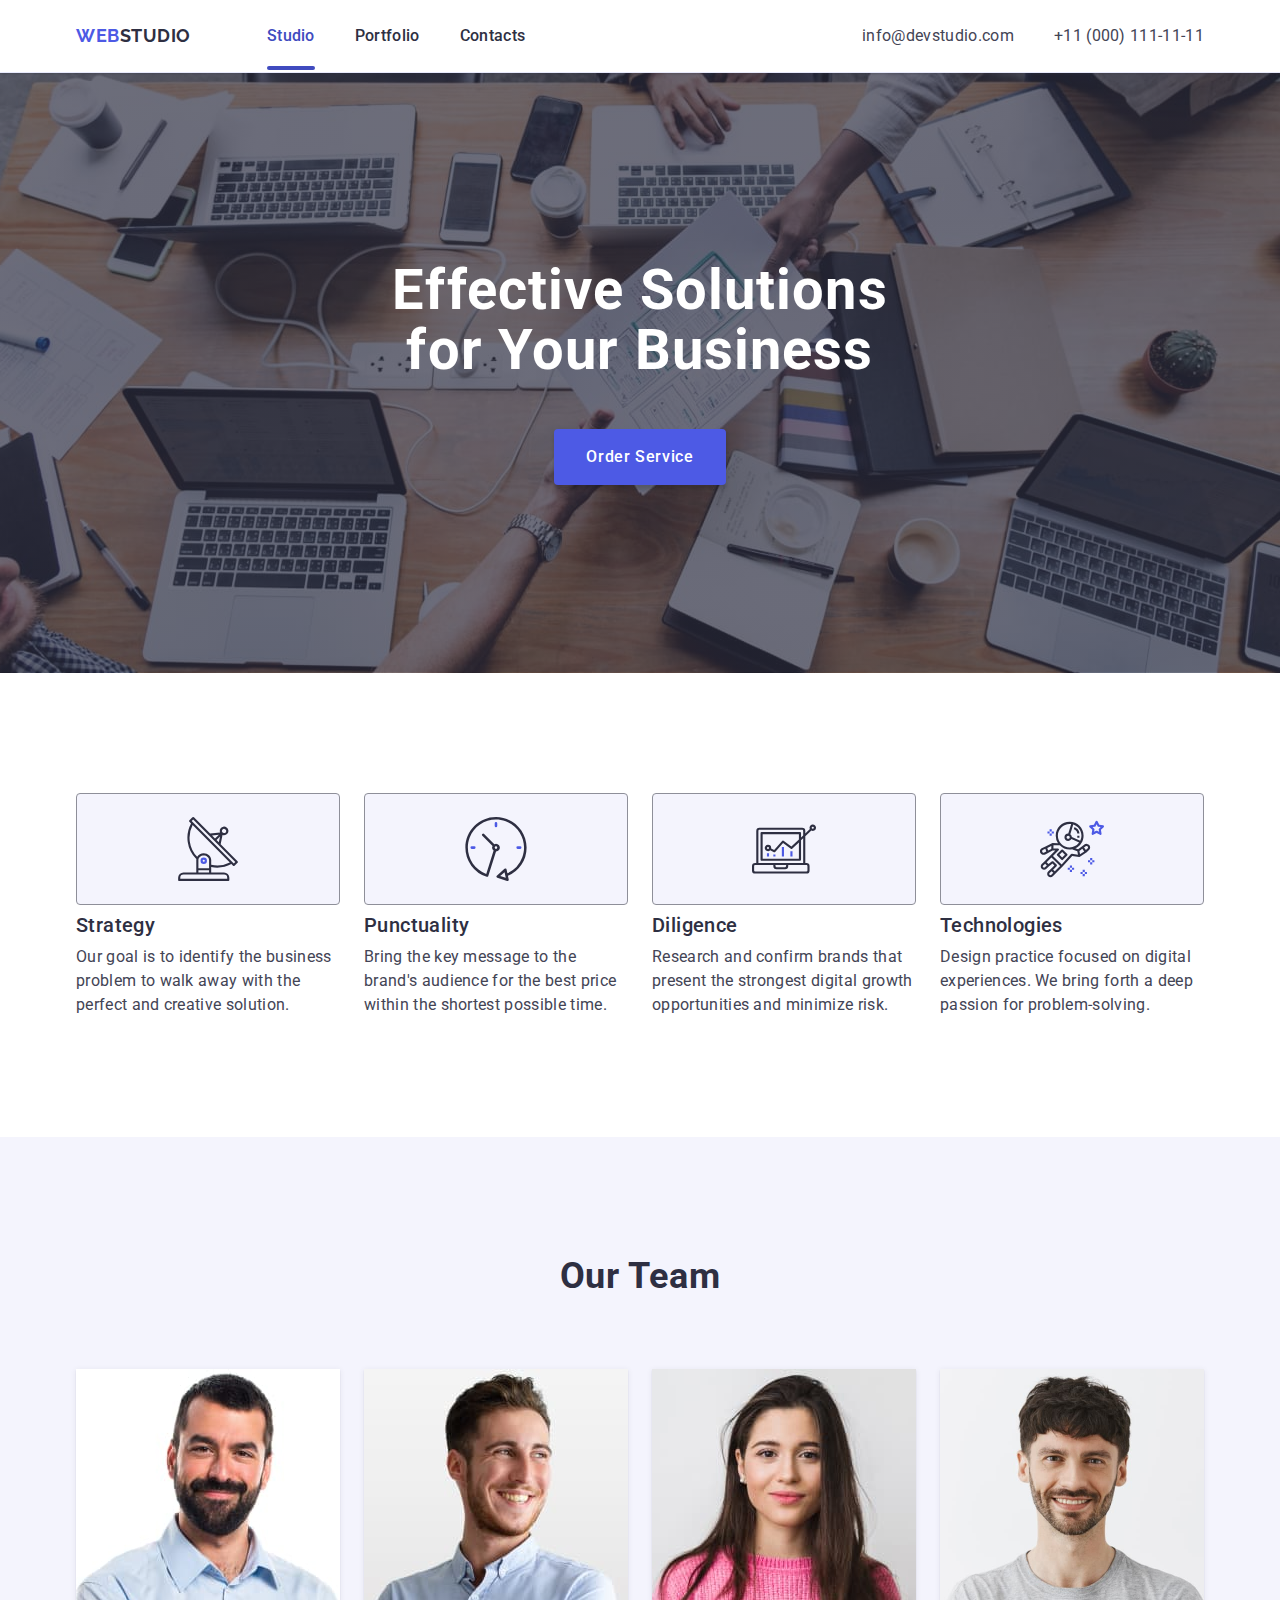
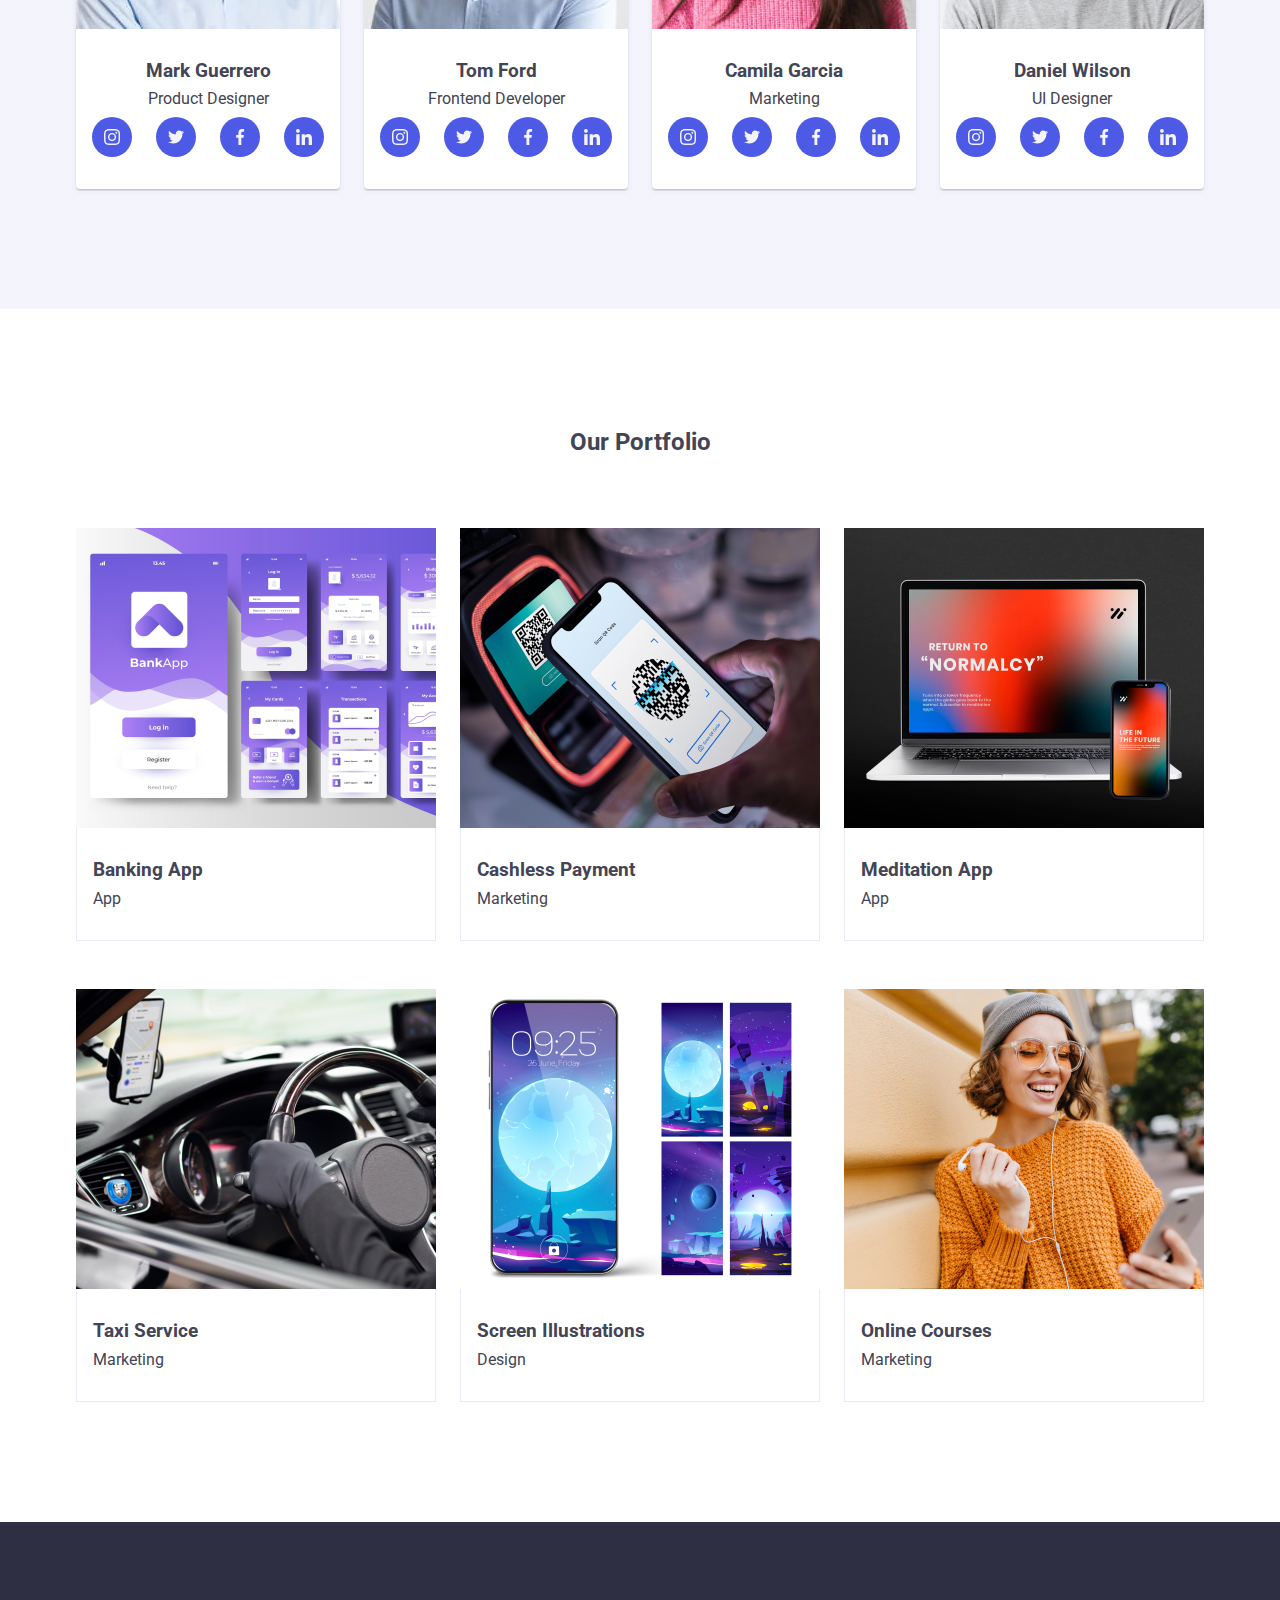
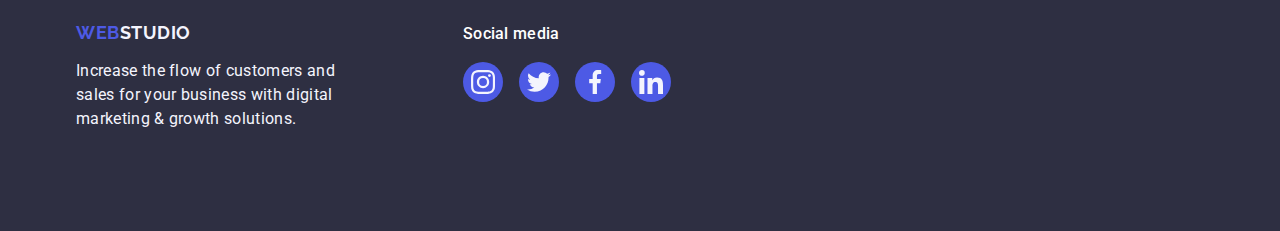
<file: index.html>
<!DOCTYPE html>
<html lang="en">
<head>
    <meta charset="utf-8">
    <title>WEBSTUDIO</title>
    <link rel="preconnect" href="https://fonts.googleapis.com">
    <link rel="preconnect" href="https://fonts.gstatic.com" crossorigin>
    <link href="https://fonts.googleapis.com/css2?family=Raleway:wght@800&family=Roboto:wght@400;500;700&display=swap" rel="stylesheet">
    <link href="https://cdn.jsdelivr.net/npm/modern-normalize@2.0.0/modern-normalize.min.css" rel="stylesheet">
    <link rel="stylesheet" href="./css/styles.css">
</head>
<body>
    <header class="header">
        <div class="container">
            <nav class="nav">
                <a href="./index.html" class="logo">Web<span>Studio</span></a>
                <ul class="nav-list">
                    <li>
                        <a href="./index.html" class="nav-link acive">Studio</a>
                    </li>
                    <li>
                        <a href="" class="nav-link">Portfolio</a>
                    </li>
                    <li>
                        <a href="" class="nav-link">Contacts</a>
                    </li>
                </ul>
            </nav>
            <address class="contact-info">
                <ul class="contact-list">
                    <li>
                        <a href="mailto:info@devstudio.com" class="contact-item">info@devstudio.com</a>
                    </li>
                    <li>
                        <a href="tel:+110001111111" class="contact-item">+11 (000) 111-11-11</a>
                    </li>
                </ul>
            </address>
        </div>
    </header>
    <main>
        <section class="hero-section">
            <div class="container">
                <h1 class="hero-header">
                    Effective Solutions for Your Business
                </h1>
                <button type="button" class="hero-button">Order Service</button>
            </div>
        </section>
        <section class="features-section">
            <div class="container">
                <h2 class="visually-hidden">Features</h2>
                <ul class="features-list">
                    <li class="features-item">
                        <div class="features-icon-wrapper">
                            <svg width="64" height="64">
                                <use href="./images/icons.svg#icon-antenna"></use>
                            </svg>
                        </div>
                        <h3 class="features-header">Strategy</h3>
                        <p class="features-paragraph">Our goal is to identify the business problem to walk away with the perfect and creative solution.
                        </p>
                    </li>
                    <li class="features-item">
                        <div class="features-icon-wrapper">
                            <svg width="64" height="64">
                                <use href="./images/icons.svg#icon-clock"></use>
                            </svg>
                        </div>
                        <h3 class="features-header">Punctuality</h3>
                        <p class="features-paragraph">Bring the key message to the brand's audience for the best price within the shortest possible
                            time.</p>
                    </li>
                    <li class="features-item">
                        <div class="features-icon-wrapper">
                            <svg width="64" height="64">
                                <use href="./images/icons.svg#icon-diagram"></use>
                            </svg>
                        </div>
                        <h3 class="features-header">Diligence</h3>
                        <p class="features-paragraph">Research and confirm brands that present the strongest digital growth opportunities and minimize
                            risk.</p>
                    </li>
                    <li class="features-item">
                        <div class="features-icon-wrapper">
                            <svg width="64" height="64">
                                <use href="./images/icons.svg#icon-astronaut"></use>
                            </svg>
                        </div>
                        <h3 class="features-header">Technologies</h3>
                        <p class="features-paragraph">Design practice focused on digital experiences. We bring forth a deep passion for
                            problem-solving.</p>
                    </li>
                </ul>
            </div>
        </section>
        <section class="team-section">
            <div class="container">
                <h2 class="team-header">Our Team</h2>
                <ul class="section-list">
                    <li class="section-item">
                        <img src="./images/mark_guerrero.jpg" alt="Mark Guerrero" width="264">
                        <div class="team-wrapper">
                            <h3 class="header-employee">Mark Guerrero</h3>
                            <p class="paragraf-employee">Product Designer</p>
                            <ul class="socials">
                                <li class="social-item">
                                    <a 
                                        class="social-link"
                                        href="https://instagram.com"
                                        target="_blank"
                                        rel="noopener noreferrer"
                                        aria-label="Link to Instagram site"
                                    >
                                        <svg 
                                        class="socials-icon" 
                                        width="16" 
                                        height="16" 
                                        >
                                            <use href="./images/icons.svg#icon-instagram"></use>
                                        </svg>
                                    </a>
                                </li>
                                <li class="social-item">
                                    <a 
                                        class="social-link"
                                        href="https://twitter.com"
                                        target="_blank"
                                        rel="noopener noreferrer"
                                        aria-label="Link to Twitter site"
                                    >
                                        <svg 
                                        class="socials-icon" 
                                        width="16" 
                                        height="16" 
                                        >
                                            <use href="./images/icons.svg#icon-twitter"></use>
                                        </svg>
                                    </a>
                                </li>
                                <li class="social-item">
                                    <a 
                                        class="social-link"
                                        href="https://facebook.com"
                                        target="_blank"
                                        rel="noopener noreferrer"
                                        aria-label="Link to Facebook site"
                                    >
                                        <svg 
                                        class="socials-icon" 
                                        width="16" 
                                        height="16" 
                                        >
                                            <use href="./images/icons.svg#icon-facebook"></use>
                                        </svg>
                                    </a>
                                </li>
                                <li class="social-item">
                                    <a 
                                        class="social-link"
                                        href="https://www.linkedin.com/"
                                        target="_blank"
                                        rel="noopener noreferrer"
                                        aria-label="Link to Linkedin site"
                                    >
                                        <svg 
                                        class="socials-icon" 
                                        width="16" 
                                        height="16" 
                                        >
                                            <use href="./images/icons.svg#icon-linkedin"></use>
                                        </svg>
                                    </a>
                                </li>
                            </ul>
                        </div>
                    </li>
                    <li class="section-item">
                        <img src="./images/tom_ford.jpg" alt="Tom Ford" width="264">
                        <div class="team-wrapper">
                            <h3 class="header-employee">Tom Ford</h3>
                            <p class="paragraf-employee">Frontend Developer</p>
                            <ul class="socials">
                                <li class="social-item">
                                    <a class="social-link" href="https://instagram.com" target="_blank" rel="noopener noreferrer"
                                        aria-label="Link to Instagram site">
                                        <svg class="socials-icon" width="16" height="16">
                                            <use href="./images/icons.svg#icon-instagram"></use>
                                        </svg>
                                    </a>
                                </li>
                                <li class="social-item">
                                    <a class="social-link" href="https://twitter.com" target="_blank" rel="noopener noreferrer"
                                        aria-label="Link to Twitter site">
                                        <svg class="socials-icon" width="16" height="16">
                                            <use href="./images/icons.svg#icon-twitter"></use>
                                        </svg>
                                    </a>
                                </li>
                                <li class="social-item">
                                    <a class="social-link" href="https://facebook.com" target="_blank" rel="noopener noreferrer"
                                        aria-label="Link to Facebook site">
                                        <svg class="socials-icon" width="16" height="16">
                                            <use href="./images/icons.svg#icon-facebook"></use>
                                        </svg>
                                    </a>
                                </li>
                                <li class="social-item">
                                    <a class="social-link" href="https://www.linkedin.com/" target="_blank" rel="noopener noreferrer"
                                        aria-label="Link to Linkedin site">
                                        <svg class="socials-icon" width="16" height="16">
                                            <use href="./images/icons.svg#icon-linkedin"></use>
                                        </svg>
                                    </a>
                                </li>
                            </ul>
                        </div>
                    </li>
                    <li class="section-item">
                        <img src="./images/camila_garcia.jpg" alt="Camila Garcia" width="264">
                        <div class="team-wrapper">
                            <h3 class="header-employee">Camila Garcia</h3>
                            <p class="paragraf-employee">Marketing</p>
                            <ul class="socials">
                                <li class="social-item">
                                    <a class="social-link" href="https://instagram.com" target="_blank" rel="noopener noreferrer"
                                        aria-label="Link to Instagram site">
                                        <svg class="socials-icon" width="16" height="16">
                                            <use href="./images/icons.svg#icon-instagram"></use>
                                        </svg>
                                    </a>
                                </li>
                                <li class="social-item">
                                    <a class="social-link" href="https://twitter.com" target="_blank" rel="noopener noreferrer"
                                        aria-label="Link to Twitter site">
                                        <svg class="socials-icon" width="16" height="16">
                                            <use href="./images/icons.svg#icon-twitter"></use>
                                        </svg>
                                    </a>
                                </li>
                                <li class="social-item">
                                    <a class="social-link" href="https://facebook.com" target="_blank" rel="noopener noreferrer"
                                        aria-label="Link to Facebook site">
                                        <svg class="socials-icon" width="16" height="16">
                                            <use href="./images/icons.svg#icon-facebook"></use>
                                        </svg>
                                    </a>
                                </li>
                                <li class="social-item">
                                    <a class="social-link" href="https://www.linkedin.com/" target="_blank" rel="noopener noreferrer"
                                        aria-label="Link to Linkedin site">
                                        <svg class="socials-icon" width="16" height="16">
                                            <use href="./images/icons.svg#icon-linkedin"></use>
                                        </svg>
                                    </a>
                                </li>
                            </ul>
                        </div>    
                    </li>
                    <li class="section-item">
                        <img src="./images/daniel_wilson.jpg" alt="Daniel Wilson" width="264">
                        <div class="team-wrapper">
                            <h3 class="header-employee">Daniel Wilson</h3>
                            <p class="paragraf-employee">UI Designer</p>
                            <ul class="socials">
                                <li class="social-item">
                                    <a class="social-link" href="https://instagram.com" target="_blank" rel="noopener noreferrer"
                                        aria-label="Link to Instagram site">
                                        <svg class="socials-icon" width="16" height="16">
                                            <use href="./images/icons.svg#icon-instagram"></use>
                                        </svg>
                                    </a>
                                </li>
                                <li class="social-item">
                                    <a class="social-link" href="https://twitter.com" target="_blank" rel="noopener noreferrer"
                                        aria-label="Link to Twitter site">
                                        <svg class="socials-icon" width="16" height="16">
                                            <use href="./images/icons.svg#icon-twitter"></use>
                                        </svg>
                                    </a>
                                </li>
                                <li class="social-item">
                                    <a class="social-link" href="https://facebook.com" target="_blank" rel="noopener noreferrer"
                                        aria-label="Link to Facebook site">
                                        <svg class="socials-icon" width="16" height="16">
                                            <use href="./images/icons.svg#icon-facebook"></use>
                                        </svg>
                                    </a>
                                </li>
                                <li class="social-item">
                                    <a class="social-link" href="https://www.linkedin.com/" target="_blank" rel="noopener noreferrer"
                                        aria-label="Link to Linkedin site">
                                        <svg class="socials-icon" width="16" height="16">
                                            <use href="./images/icons.svg#icon-linkedin"></use>
                                        </svg>
                                    </a>
                                </li>
                            </ul>
                        </div>    
                    </li>
                </ul>
            </div>
        </section>
        <section class="portfolio-section">
            <div class="container">
                <h2 class="portfolio-header">Our Portfolio</h2>
                <ul class="portfolio-list">
                    <li class="portfolio-item">
                        <div class="image-box-wrapper">
                            <img class="portfolio-img" src="./images/banking_app_interface_concept.jpg" alt="Banking App" width="360">
                            <p class="overlay">
                                14 Stylish and User-Friendly App Design Concepts · Task Manager App · Calorie Tracker App · Exotic Fruit Ecommerce App · Cloud Storage App
                            </p>
                        </div>
                        <div class="portfolio-wrapper">
                            <h3>Banking App</h3>
                            <p>App</p>
                        </div>
                    </li>
                    <li class="portfolio-item">
                        <div class="image-box-wrapper">
                            <img class="portfolio-img" src="./images/cashless_payment.jpg" alt="Cashless Payment" width="360">
                            <p class="overlay">
                                14 Stylish and User-Friendly App Design Concepts · Task Manager App · Calorie Tracker App · Exotic Fruit Ecommerce App · Cloud Storage App
                            </p>
                        </div>
                        <div class="portfolio-wrapper">
                            <h3>Cashless Payment</h3>
                            <p>Marketing</p>
                        </div>
                    </li>
                    <li class="portfolio-item">
                        <div class="image-box-wrapper">
                            <img class="portfolio-img" src="./images/meditation_app.jpg" alt="Meditation App" width="360">
                            <p class="overlay">
                                14 Stylish and User-Friendly App Design Concepts · Task Manager App · Calorie Tracker App · Exotic Fruit Ecommerce App · Cloud Storage App
                            </p>
                        </div>
                        <div class="portfolio-wrapper">
                            <h3>Meditation App</h3>
                            <p>App</p>
                        </div>
                    </li>
                    <li class="portfolio-item">
                        <div class="image-box-wrapper">
                            <img class="portfolio-img" src="./images/taxi_service.jpg" alt="Taxi Service" width="360">
                            <p class="overlay">
                                14 Stylish and User-Friendly App Design Concepts · Task Manager App · Calorie Tracker App · Exotic Fruit Ecommerce App · Cloud Storage App
                            </p>
                        </div>
                        <div class="portfolio-wrapper">
                            <h3>Taxi Service</h3>
                            <p>Marketing</p>
                        </div>
                    </li>
                    <li class="portfolio-item">
                        <div class="image-box-wrapper">
                            <img class="portfolio-img" src="./images/screen_illustrations.jpg" alt="Screen Illustrations" width="360">
                            <p class="overlay">
                                14 Stylish and User-Friendly App Design Concepts · Task Manager App · Calorie Tracker App · Exotic Fruit Ecommerce App · Cloud Storage App
                            </p>
                        </div>
                        <div class="portfolio-wrapper">
                            <h3>Screen Illustrations</h3>
                            <p>Design</p>
                        </div>
                    </li>
                    <li class="portfolio-item">
                        <div class="image-box-wrapper">
                            <img class="portfolio-img" src="./images/online_courses.jpg" alt="Online Courses" width="360">
                            <p class="overlay">
                                14 Stylish and User-Friendly App Design Concepts · Task Manager App · Calorie Tracker App · Exotic Fruit
                                Ecommerce App · Cloud Storage App
                            </p>
                        </div>
                        <div class="portfolio-wrapper">
                            <h3>Online Courses</h3>
                            <p>Marketing</p>
                        </div>
                    </li>
                </ul>
            </div>
        </section>
    </main>
    <footer class="footer">
        <div class="container">
            <div class="footer-wrapper footer-gap">
                <a href="./index.html" class="logo footer-link">Web<span class="logo accent">Studio</span></a>
                <p class="footer-paragraph">
                    Increase the flow of customers and sales for your business with digital marketing & growth solutions.
                </p>
            </div>
            <div class="footer-wrapper">
                <p class="footer-socials-text">
                    Social media
                </p>
                <ul class="socials-icons-list">
                    <li  class="social-item">
                        <a class="footer-social-link" href="https://instagram.com" target="_blank" rel="noopener noreferrer"
                            aria-label="Link to Instagram site">
                            <svg class="socials-icon" width="24" height="24">
                                <use href="./images/icons.svg#icon-instagram"></use>
                            </svg>
                        </a>
                    </li>
                    <li class="social-item">
                        <a class="footer-social-link" href="https://twitter.com" target="_blank" rel="noopener noreferrer"
                            aria-label="Link to Twitter site">
                            <svg class="socials-icon" width="24" height="24">
                                <use href="./images/icons.svg#icon-twitter"></use>
                            </svg>
                        </a>
                    </li>
                    <li class="social-item">
                        <a class="footer-social-link" href="https://facebook.com" target="_blank" rel="noopener noreferrer"
                            aria-label="Link to Facebook site">
                            <svg class="socials-icon" width="24" height="24">
                                <use href="./images/icons.svg#icon-facebook"></use>
                            </svg>
                        </a>
                    </li>
                    <li class="social-item">
                        <a class="footer-social-link" href="https://www.linkedin.com/" target="_blank" rel="noopener noreferrer"
                            aria-label="Link to Linkedin site">
                            <svg class="socials-icon" width="24" height="24">
                                <use href="./images/icons.svg#icon-linkedin"></use>
                            </svg>
                        </a>
                    </li>
                </ul>
            </div>
        </div>
    </footer>
</body>
</html>
</file>
<file: css/styles.css>
:root {
        --primary-color: #2e2f42;
        --secondary-color: #434455;
        --accent-color: #4D5AE5;
        --white-color: #FFFFFF;
        --cobalt-blue: #404bbf;
        --background-color: #F4F4FD;
        --border-color: #E7E9FC;
        --green-color: #31D0AA;
        --items: 3;
        --col-indent:24px;
        --row-indent: 48px;
}

h1, h2, h3, h4, h5, h6, p {
    margin: 0;
}

ul, ol {
    list-style-type: none;
    padding: 0;
    margin: 0;
}

img {
    display: block;
}

.container {
    width: 1158px;
    margin: 0 auto;
    padding: 0 15px;
}

body {
    font-family: "Roboto", sans-serif;
    color: var(--secondary-color);
    background-color: var(--white-color);
}

.header {
    border-bottom: 1px solid var(--border-color);
    box-shadow: 
        0px 2px 1px rgba(46, 47, 66, 0.08),
        0px 1px 1px rgba(46, 47, 66, 0.16),
        0px 1px 6px rgba(46, 47, 66, 0.08);
}

.header .container {
    display: flex;
    align-items: center;
}

.nav {
    display: flex;
    align-items: center;
    flex-grow: 1;
}

.logo {
    font-family: "Raleway", sans-serif;
    font-weight: 700;
    font-size: 18px;
    line-height: 1.17;
    letter-spacing: 0.03em;
    text-transform: uppercase;
    color: var(--accent-color);
    text-decoration: none;
    margin-right: 76px;
    outline: none;
}

.logo span {
    color: var(--primary-color);
}

.nav-list {
    display: flex;
    gap: 40px;
    align-items: center;
    padding: 24px 0;
}

.nav-link {
    font-weight: 500;
    font-size: 16px;
    line-height: 1.5;
    letter-spacing: 0.02em;
    color: var(--primary-color);
    text-decoration: none;
    padding: 24px 0;
    transition: color 250ms cubic-bezier(0.4, 0, 0.2, 1);
}

.nav-link:hover, .nav-link:focus {
    color: var(--cobalt-blue);
    outline: none;
}

.acive {
    position: relative;
    color: var(--cobalt-blue);
}

.acive::after {
    content: "";
    position: absolute;
    left: 0;
    bottom: -1px;
    background-color: var(--cobalt-blue);
    border-radius: 2px;
    height: 4px;
    width: 100%;
}

.contact-info {
    font-style: normal;
    margin-left: auto;
}

.contact-list {
    display: flex;
    gap: 40px;
    align-items: center;
}

.contact-item {
    font-size: 16px;
    line-height: 1.5;
    letter-spacing: 0.02em;
    color: var(--secondary-color);
    text-decoration: none;
    transition: color 250ms cubic-bezier(0.4, 0, 0.2, 1);
}

.contact-item:hover, .contact-item:focus {
    color: var(--cobalt-blue);
    outline: none;
}

.hero-section {
    background-color: var(--primary-color);
    display: flex;
    justify-content: center;
    align-items: center;
    text-align: center;
    padding: 188px 0;
    background-image: linear-gradient(
        to bottom,
        rgba(46, 47, 66, 0.7),
        rgba(46, 47, 66, 0.7)
    ),
    url(../images/people-office_1.jpg);
    background-size: cover;
    max-width: 1440px;
    background-repeat: no-repeat;
    background-position: center;
    margin: 0 auto;
}

.hero-header {
    max-width: 496px;
    font-size: 56px;
    line-height: 1.07;
    text-align: center;
    letter-spacing: 0.02em;
    padding-bottom: 48px;
    color: var(--white-color);
    margin: 0 auto;
}

.hero-button {
    display: block;
    min-width: 169px;
    background-color: var(--accent-color);
    font-family: "Roboto", sans-serif;
    font-weight: 500;
    font-size: 16px;
    line-height: 1.5;
    letter-spacing: 0.04em;
    color: var(--white-color);
    padding: 16px 32px;
    cursor: pointer;
    border: none;
    border-radius: 4px;
    margin: 0 auto;
    box-shadow: 0px 4px 4px 0px rgba(0, 0, 0, 0.15);
    transition: background-color 250ms cubic-bezier(0.4, 0, 0.2, 1);
}

.hero-button:hover, 
.hero-button:focus {
    background-color: var(--cobalt-blue);
    outline: none;
}

.features-section {
    padding: 120px 0 120px;
}

.visually-hidden {
    position: absolute;
    width: 1px;
    height: 1px;
    margin: -1px;
    border: 0;
    padding: 0;
    white-space: nowrap;
    clip-path: inset(100%);
    clip: rect(0 0 0 0);
    overflow: hidden;
}

.features-list {
    display: flex;
    gap: 24px;
    justify-content: center;
}

.features-item {
    width: 264px;
}

.features-icon-wrapper {
    border-radius: 4px;
    border: 1px solid var(--LIGHT-SLATE, #8E8F99);
    background: var(--CLOUD, #F4F4FD);
    height: 112px;
    display: flex;
    align-items: center;
    justify-content: center;
    margin-bottom: 8px;
}

.features-header {
    font-weight: 500;
    font-size: 20px;
    line-height: 1.2;
    letter-spacing: 0.02em;
    color: var(--primary-color);
    margin-bottom: 8px;
}

.features-paragraph {
    font-size: 16px;
    line-height: 1.5;
    letter-spacing: 0.02em;
    color: var(--secondary-color);
}

.team-section {
    background-color: var(--background-color);
    padding: 120px 0
}

.team-header {
    font-size: 36px;
    line-height: 1.11;
    text-align: center;
    letter-spacing: 0.02em;
    text-transform: capitalize;
    color: var(--primary-color);
    margin-bottom: 72px;
}

.team-wrapper {
    padding: 32px 0
}

.header-employee {
    text-align: center;
    margin-bottom: 8px;
}

.paragraf-employee {
    text-align: center;
    margin-bottom: 8px;
}

.section-list {
    display: flex;
    gap: 24px;
}

.section-item {
    width: 264px;
    background-color: var(--white-color);
    text-align: center;
    border-radius: 0px 0px 4px 4px;
    background: var(--white-color);
    box-shadow: 
    0px 1px 6px 0px rgba(46, 47, 66, 0.08), 
    0px 1px 1px 0px rgba(46, 47, 66, 0.16), 
    0px 2px 1px 0px rgba(46, 47, 66, 0.08);
}

.socials {
    display: flex;
    align-items: center;
    gap: 24px;
    justify-content: center;
}

.social-link {
    display: flex;
    align-items: center;
    justify-content: center;
    width: 40px;
    height: 40px;
    border-radius: 50%;
    background-color: var(--accent-color);
    transition: background-color 250ms cubic-bezier(0.4, 0, 0.2, 1);

}

.social-link:hover,
.social-link:focus {
    background-color: var(--cobalt-blue);
    outline: none;
}

.portfolio-section {
    padding-top: 120px;
    padding-bottom: 120px;
}

.portfolio-header {
    margin-bottom: 72px;
    text-align: center;
}

.portfolio-list {
    display: flex;
    flex-wrap: wrap;
    row-gap: var(--row-indent);
    column-gap: var(--col-indent);
}

.portfolio-item {
    width: calc((100% - var(--col-indent) * (var(--items) - 1)) / var(--items));
    transition: box-shadow 250ms cubic-bezier(0.4, 0, 0.2, 1);
}

.portfolio-item:hover  {
    box-shadow:
            0px 1px 6px rgba(46, 47, 66, 0.08),
            0px 1px 1px rgba(46, 47, 66, 0.16),
            0px 2px 1px rgba(46, 47, 66, 0.08);
}

.portfolio-wrapper {
    padding: 32px 16px;
    border: 1px solid var(--border-color);
    border-top: none;
}

.portfolio-wrapper h3 {
    margin-bottom: 8px;
}

.image-box-wrapper {
    position: relative;
    overflow: hidden;
}

.overlay {
    display: flex;
    position: absolute;
    top: 0;
    left: 0;
    transform: translatey(100%);
    transition: transform 250ms ease-in-out;
    width: 100%;
    height: 100%;
    background-color: var(--accent-color);
    padding-top: 40px;
    justify-content: center;
    color: var(--background-color);
    line-height: 1.5;
    letter-spacing: 0.02em;
    font-size: 16px;
    padding: 40px 32px;
    transition: transform 250ms cubic-bezier(0.4, 0, 0.2, 1);
    
}

.image-box-wrapper:hover .overlay {
    transform: translateY(0);
}

.footer {
    display: flex;
    background-color: var(--primary-color);
    padding: 100px 0;
}

.logo .accent {
    color: var(--background-color);
}

.footer-link {
    display: inline-block;
    margin-bottom: 16px;
}

.footer-paragraph {
    line-height: 1.5;
    color: var(--background-color);
    letter-spacing: 0.02em;
    width: 264px;
}

.footer-socials-text {
    font-weight: 500;
    font-size: 16px;
    line-height: 1.5;
    letter-spacing: 0.02em;
    color: var(--white-color);
    text-decoration: none;
    margin-bottom: 16px;
}

.footer .container {
    display: flex;
    align-items: baseline;
}

.footer-wrapper {
    display: inline-block;
}

.footer-gap {
    margin-right: 120px
}

.socials-icons-list {
    display: flex;
    gap: 16px;
    
}

.socials-icon {
    fill: var(--background-color)
}

.footer-social-link {
    display: flex;
    align-items: center;
    justify-content: center;
    width: 40px;
    height: 40px;
    border-radius: 50%;
    background-color: var(--accent-color);
    transition: background-color 250ms cubic-bezier(0.4, 0, 0.2, 1);
}

.footer-social-link:hover,
.footer-social-link:focus {
    background-color: var(--green-color);
    outline: none;
}
</file>
